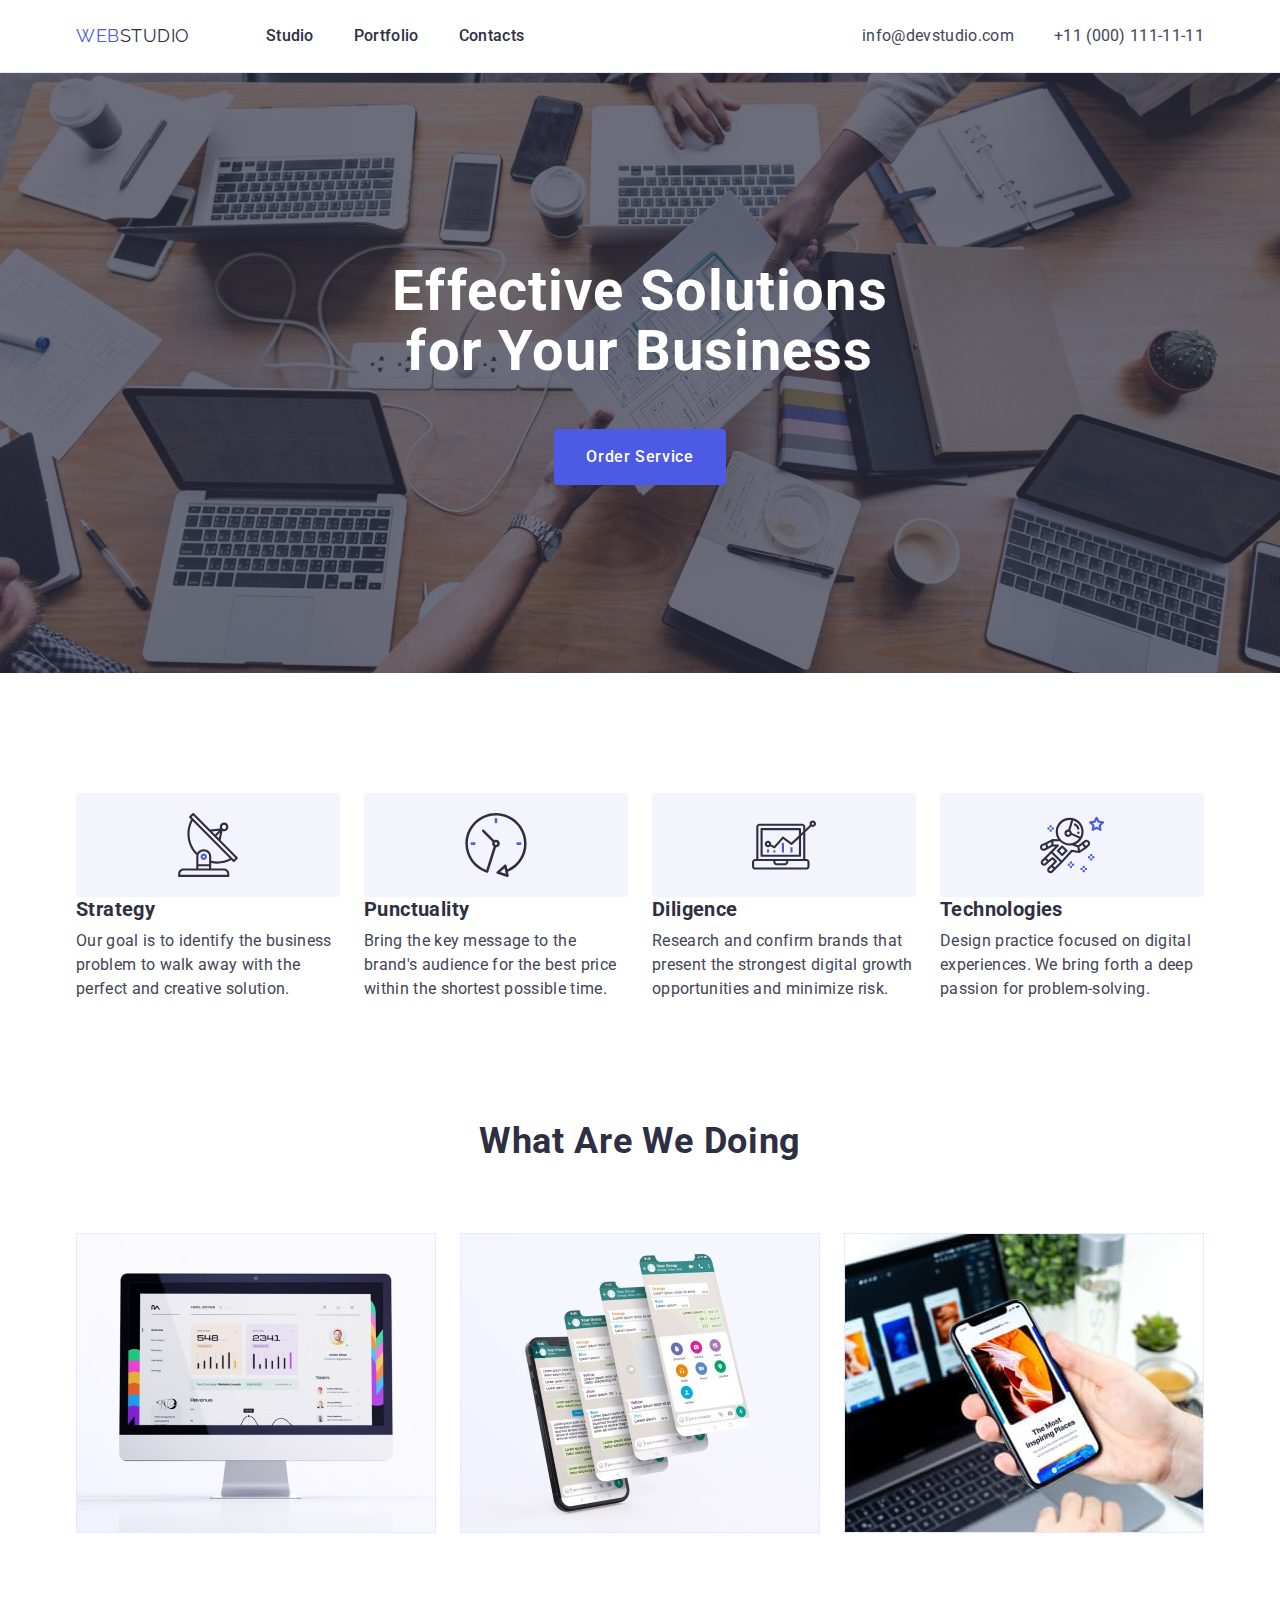
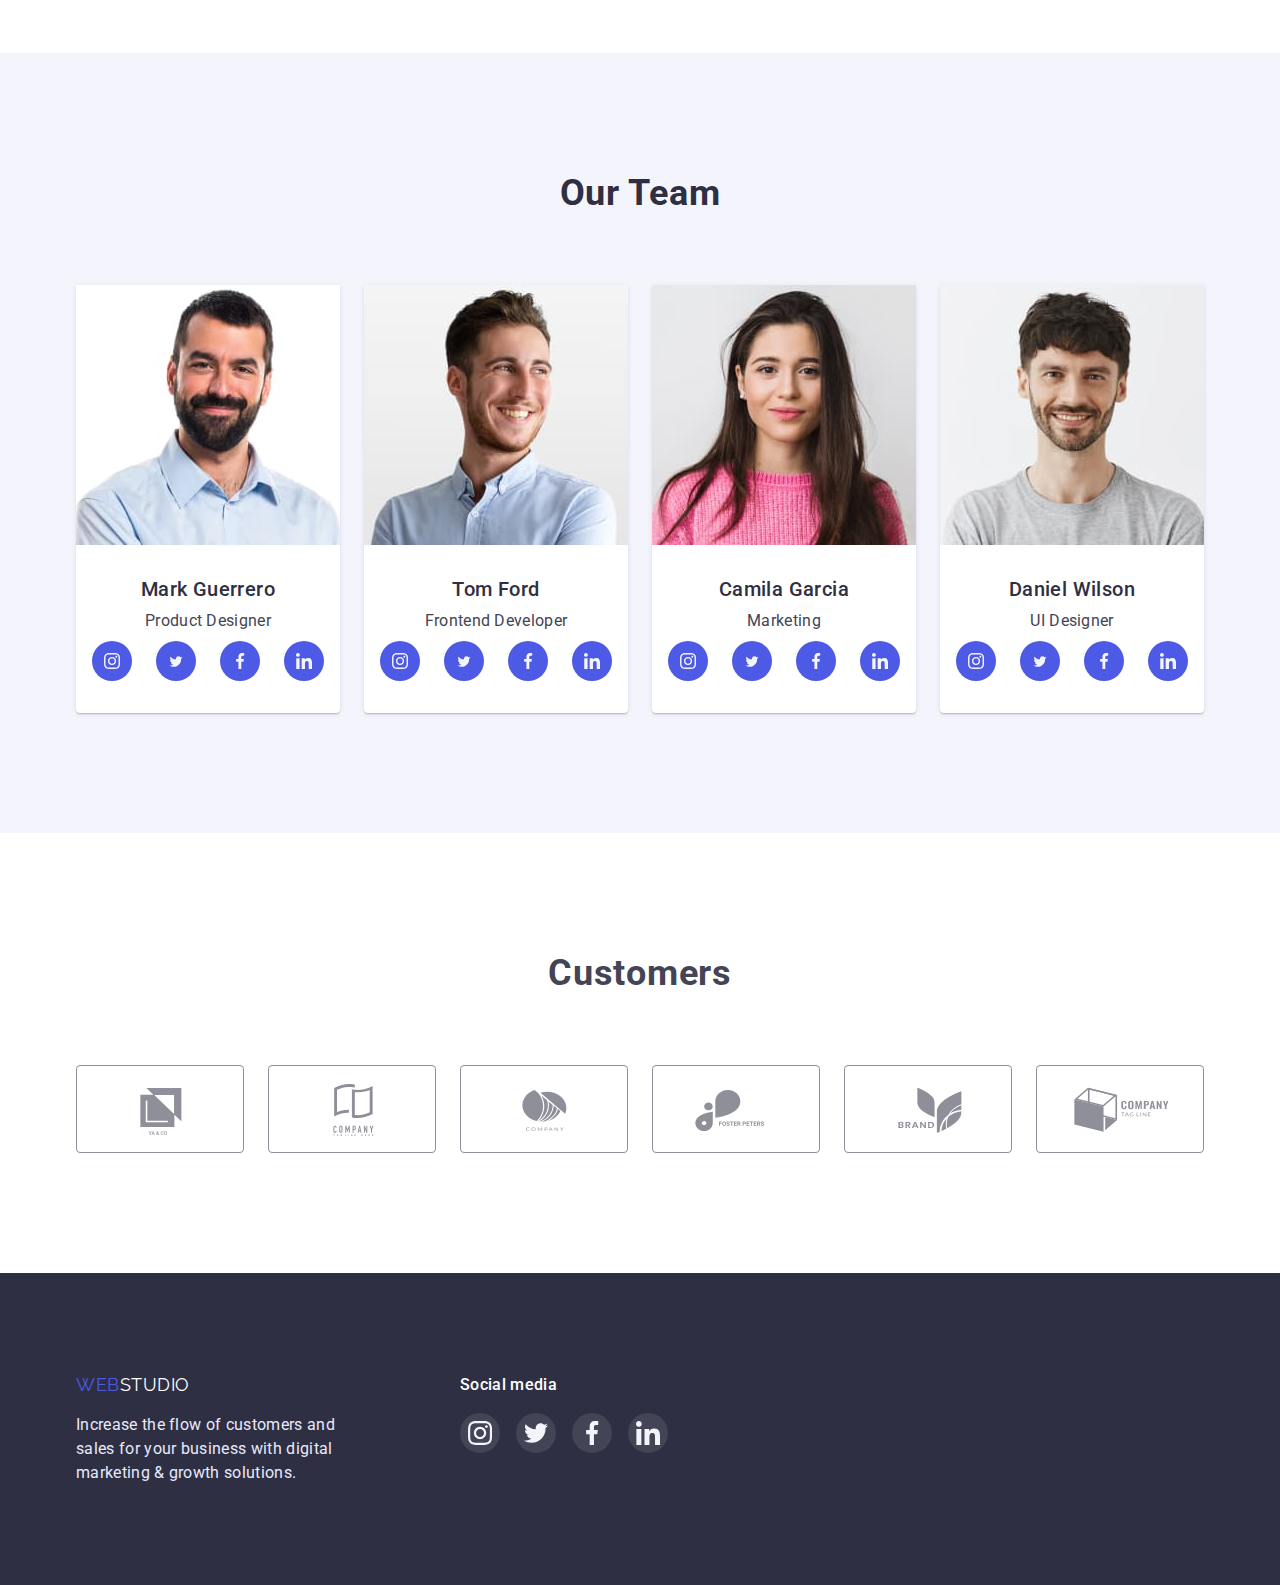
<file: index.html>
<!DOCTYPE html>
<html lang="en">
  <head>
    <meta charset="UTF-8" />
    <meta http-equiv="X-UA-Compatible" content="IE=edge" />
    <meta name="viewport" content="width=device-width, initial-scale=1.0" />
    <title>Студия</title>
    <link
      rel="stylesheet"
      href="https://cdnjs.cloudflare.com/ajax/libs/modern-normalize/1.0.0/modern-normalize.min.css"
    />
    <link rel="stylesheet" href="./css/style.css" />
    <link rel="preconnect" href="https://fonts.googleapis.com" />
    <link rel="preconnect" href="https://fonts.gstatic.com" crossorigin />
    <link
      href="https://fonts.googleapis.com/css2?family=Raleway:wght@800&family=Roboto:wght@400;500;700&display=swap"
      rel="stylesheet"
    />
  </head>
  <body>
    <header class="header">
      <div class="header-container container">
        <nav class="header-navigation">
          <a
            href="./index.html"
            class="list-style-none studio-logo-style logo text-decoration links"
            ><span class="web-logo-style">Web</span>Studio</a
          >
          <ul class="list-style-none header-list">
            <li>
              <a
                href=""
                class="tabs-web-studio list-style-none text-decoration box-header-text links"
                >Studio</a
              >
            </li>
            <li class="box-header-text">
              <a
                href="./portfolio.html"
                class="tabs-web-studio list-style-none text-decoration box-header-text links"
                >Portfolio</a
              >
            </li>
            <li>
              <a
                href=""
                class="tabs-web-studio list-style-none text-decoration box-header-text links"
                >Contacts</a
              >
            </li>
          </ul>
        </nav>

        <address class="font-style-normal">
          <ul class="list-style-none box-header-contacs-list">
            <li>
              <a
                href="mailto:info@devstudio.com"
                class="contacs-web-studio list-style-none text-decoration box-header-contacs header-mail links"
                >info@devstudio.com</a
              >
            </li>
            <li>
              <a
                href="tel:+110001111111"
                class="contacs-web-studio list-style-none text-decoration box-header-contacs header-tel links"
                >+11 (000) 111-11-11</a
              >
            </li>
          </ul>
        </address>
      </div>
    </header>
    <main>
      <section class="hero-section">
        <div class="container">
          <h1 class="section-slogan box-text-hero">
            Effective Solutions for Your Business
          </h1>
          <div class="box-btt-hero">
            <br />
            <button
              type="button"
              class="button-hero-h button-text-after-title cursor-pointer"
            >
              Order Service
            </button>
          </div>
        </div>
      </section>
      <section class="section-futures-web">
        <div class="futures-text container">
          <h2 class="visually-hidden">futures</h2>
          <ul
            class="list-style-none list-future-svg list-style-none box-futures-text"
          >
            <li class="box-futures-item">
              <div class="list-futures-svg">
                <svg class="future-svg" width="64px" height="64px">
                  <use href="./images/sprite-futures.svg#icon-antenna"></use>
                </svg>
              </div>
              <h3 class="futures-name">Strategy</h3>
              <p class="futures-text">
                Our goal is to identify the business problem to walk away with
                the perfect and creative solution.
              </p>
            </li>

            <li class="box-futures-item">
              <div class="list-futures-svg">
                <svg class="future-svg" width="64px" height="64px">
                  <use href="./images/sprite-futures.svg#icon-clock"></use>
                </svg>
              </div>
              <h3 class="futures-name">Punctuality</h3>
              <p class="futures-text">
                Bring the key message to the brand's audience for the best price
                within the shortest possible time.
              </p>
            </li>
            <li class="box-futures-item">
              <div class="list-futures-svg">
                <svg class="future-svg" width="64px" height="64px">
                  <use href="./images/sprite-futures.svg#icon-diagram"></use>
                </svg>
              </div>
              <h3 class="futures-name">Diligence</h3>
              <p class="futures-text">
                Research and confirm brands that present the strongest digital
                growth opportunities and minimize risk.
              </p>
            </li>
            <li class="box-futures-item">
              <div class="list-futures-svg">
                <svg class="future-svg" width="64px" height="64px">
                  <use href="./images/sprite-futures.svg#icon-astronaut"></use>
                </svg>
              </div>
              <h3 class="futures-name">Technologies</h3>
              <p class="futures-text">
                Design practice focused on digital experiences. We bring forth a
                deep passion for problem-solving.
              </p>
            </li>
          </ul>
        </div>
      </section>
      <section class="box-wawd-section">
        <div class="box-wawd container">
          <h2 class="wawd">What are we doing</h2>

          <ul class="list-style-none box-wawd-list">
            <li class="wawd-items">
              <img src="./images/rect.jpg" alt="computer" width="360" />
            </li>
            <li class="wawd-items">
              <img src="./images/rect2.jpg" alt="phone" width="360" />
            </li>
            <li class="wawd-items">
              <img
                src="./images/rect3.jpg"
                alt="computer and phone"
                width="360"
              />
            </li>
          </ul>
        </div>
      </section>
      <section class="background-section-our-team">
        <div class="box-our-team container">
          <h2 class="our-team-title">Our Team</h2>
          <ul class="list-style-none backround-our-team box-our-team-list">
            <li class="background-li-our-team item-our-team-box">
              <img src="./images/img.jpg" alt="Product Designer" width="264" />
              <div class="our-team-paddig">
                <h3 class="names-our-team backround-our-team">Mark Guerrero</h3>
                <p class="position-our-team backround-our-team">
                  Product Designer
                </p>
                <ul class="svg-our-team list-style-none">
                  <li class="svg-our-team-item">
                    <a href="" class="our-team-link">
                      <svg width="16px" height="16px" class="our-team-svg-item">
                        <use
                          href="./images/sprite-our-team.svg#icon-instagram"
                        ></use>
                      </svg>
                    </a>
                  </li>
                  <li class="svg-our-team-item">
                    <a href="" class="our-team-link">
                      <svg width="16px" height="13px" class="our-team-svg-item">
                        <use
                          href="./images/sprite-our-team.svg#icon-twitter"
                        ></use>
                      </svg>
                    </a>
                  </li>
                  <li class="svg-our-team-item">
                    <a href="" class="our-team-link">
                      <svg width="16px" height="16px" class="our-team-svg-item">
                        <use
                          href="./images/sprite-our-team.svg#icon-facebook"
                        ></use>
                      </svg>
                    </a>
                  </li>

                  <li class="svg-our-team-item">
                    <a href="" class="our-team-link">
                      <svg width="16px" height="16px" class="our-team-svg-item">
                        <use
                          href="./images/sprite-our-team.svg#icon-linkedin"
                        ></use>
                      </svg>
                    </a>
                  </li>
                </ul>
              </div>
            </li>
            <li class="background-li-our-team item-our-team-box">
              <img
                src="./images/img-2.jpg"
                alt="Frontend Developer"
                width="264"
                class="img-main-page"
              />
              <div class="our-team-paddig">
                <h3 class="names-our-team">Tom Ford</h3>
                <p class="position-our-team">Frontend Developer</p>
                <ul class="svg-our-team list-style-none">
                  <li class="svg-our-team-item">
                    <a href="" class="our-team-link">
                      <svg width="16px" height="16px" class="our-team-svg-item">
                        <use
                          href="./images/sprite-our-team.svg#icon-instagram"
                        ></use>
                      </svg>
                    </a>
                  </li>
                  <li class="svg-our-team-item">
                    <a href="" class="our-team-link">
                      <svg width="16px" height="13px" class="our-team-svg-item">
                        <use
                          href="./images/sprite-our-team.svg#icon-twitter"
                        ></use>
                      </svg>
                    </a>
                  </li>
                  <li class="svg-our-team-item">
                    <a href="" class="our-team-link">
                      <svg width="16px" height="16px" class="our-team-svg-item">
                        <use
                          href="./images/sprite-our-team.svg#icon-facebook"
                        ></use>
                      </svg>
                    </a>
                  </li>

                  <li class="svg-our-team-item">
                    <a href="" class="our-team-link">
                      <svg width="16px" height="16px" class="our-team-svg-item">
                        <use
                          href="./images/sprite-our-team.svg#icon-linkedin"
                        ></use>
                      </svg>
                    </a>
                  </li>
                </ul>
              </div>
            </li>
            <li class="background-li-our-team item-our-team-box">
              <img
                src="./images/img-3.jpg"
                alt="Marketing"
                width="264"
                class="img-main-page"
              />
              <div class="our-team-paddig">
                <h3 class="names-our-team">Camila Garcia</h3>
                <p class="position-our-team">Marketing</p>
                <ul class="svg-our-team list-style-none">
                  <li class="svg-our-team-item">
                    <a href="" class="our-team-link">
                      <svg width="16px" height="16px" class="our-team-svg-item">
                        <use
                          href="./images/sprite-our-team.svg#icon-instagram"
                        ></use>
                      </svg>
                    </a>
                  </li>
                  <li class="svg-our-team-item">
                    <a href="" class="our-team-link">
                      <svg width="16px" height="13px" class="our-team-svg-item">
                        <use
                          href="./images/sprite-our-team.svg#icon-twitter"
                        ></use>
                      </svg>
                    </a>
                  </li>
                  <li class="svg-our-team-item">
                    <a href="" class="our-team-link">
                      <svg width="16px" height="16px" class="our-team-svg-item">
                        <use
                          href="./images/sprite-our-team.svg#icon-facebook"
                        ></use>
                      </svg>
                    </a>
                  </li>

                  <li class="svg-our-team-item">
                    <a href="" class="our-team-link">
                      <svg width="16px" height="16px" class="our-team-svg-item">
                        <use
                          href="./images/sprite-our-team.svg#icon-linkedin"
                        ></use>
                      </svg>
                    </a>
                  </li>
                </ul>
              </div>
            </li>

            <li class="background-li-our-team item-our-team-box">
              <img
                src="./images/img-4.jpg"
                alt="UI Designer"
                width="264"
                class="img-main-page"
              />
              <div class="our-team-paddig">
                <h3 class="names-our-team">Daniel Wilson</h3>
                <p class="position-our-team">UI Designer</p>
                <ul class="svg-our-team list-style-none">
                  <li class="svg-our-team-item">
                    <a href="" class="our-team-link">
                      <svg width="16px" height="16px" class="our-team-svg-item">
                        <use
                          href="./images/sprite-our-team.svg#icon-instagram"
                        ></use>
                      </svg>
                    </a>
                  </li>
                  <li class="svg-our-team-item">
                    <a href="" class="our-team-link">
                      <svg width="16px" height="13px" class="our-team-svg-item">
                        <use
                          href="./images/sprite-our-team.svg#icon-twitter"
                        ></use>
                      </svg>
                    </a>
                  </li>
                  <li class="svg-our-team-item">
                    <a href="" class="our-team-link">
                      <svg width="16px" height="16px" class="our-team-svg-item">
                        <use
                          href="./images/sprite-our-team.svg#icon-facebook"
                        ></use>
                      </svg>
                    </a>
                  </li>

                  <li class="svg-our-team-item">
                    <a href="" class="our-team-link">
                      <svg width="16px" height="16px" class="our-team-svg-item">
                        <use
                          href="./images/sprite-our-team.svg#icon-linkedin"
                        ></use>
                      </svg>
                    </a>
                  </li>
                </ul>
              </div>
            </li>
          </ul>
        </div>
      </section>
      <section class="customers">
        <div class="container">
          <h2 class="customers-hero">Customers</h2>

          <ul class="customers-list list-style-none">
            <li class="item-list-customers">
              <a href="" class="customers-links">
                <svg width="106px" height="56px" class="svg-customers">
                  <use href="./images/customers.svg#icon-Logo-6"></use>
                </svg>
              </a>
            </li>
            <li class="item-list-customers">
              <a href="" class="customers-links">
                <svg width="106px" height="56px" class="svg-customers">
                  <use href="./images/customers.svg#icon-Logo-7"></use>
                </svg>
              </a>
            </li>
            <li class="item-list-customers">
              <a href="" class="customers-links">
                <svg width="106px" height="56px" class="svg-customers">
                  <use href="./images/customers.svg#icon-Logo-8"></use>
                </svg>
              </a>
            </li>
            <li class="item-list-customers">
              <a href="" class="customers-links">
                <svg width="106px" height="56px" class="svg-customers">
                  <use href="./images/customers.svg#icon-Logo-9"></use>
                </svg>
              </a>
            </li>
            <li class="item-list-customers">
              <a href="" class="customers-links">
                <svg width="106px" height="56px" class="svg-customers">
                  <use href="./images/customers.svg#icon-Logo-10"></use>
                </svg>
              </a>
            </li>
            <li class="item-list-customers">
              <a href="" class="customers-links">
                <svg width="106px" height="56px" class="svg-customers">
                  <use href="./images/customers.svg#icon-Logo-11"></use>
                </svg>
              </a>
            </li>
          </ul>
        </div>
      </section>
    </main>
    <footer class="footer">
      <div class="container container-footer">
        <div class="footer-div-logo">
          <a
            href="./index.html"
            class="list-style-none logo logo-footer text-decoration margin-zero"
            ><span class="web-logo-style">Web</span>Studio</a
          >
          <p class="web-studio-footer-text">
            Increase the flow of customers and sales for your business with
            digital marketing & growth solutions.
          </p>
        </div>

        <div class="footer-div-link">
          <p class="social-media-hero">Social media</p>
          <ul class="footer-list-link list-style-none">
            <li class="svg-item-footer">
              <a href="" class="footer-item-link">
                <svg width="24px" height="24px" class="our-team-svg-item">
                  <use href="./images/sprite-our-team.svg#icon-instagram"></use>
                </svg>
              </a>
            </li>
            <li class="svg-item-footer">
              <a href="" class="footer-item-link">
                <svg width="24px" height="24px" class="our-team-svg-item">
                  <use href="./images/sprite-our-team.svg#icon-twitter"></use>
                </svg>
              </a>
            </li>
            <li class="svg-item-footer">
              <a href="" class="footer-item-link">
                <svg width="24px" height="24px" class="our-team-svg-item">
                  <use href="./images/sprite-our-team.svg#icon-facebook"></use>
                </svg>
              </a>
            </li>

            <li class="svg-item-footer">
              <a href="" class="footer-item-link">
                <svg width="24px" height="24px" class="our-team-svg-item">
                  <use href="./images/sprite-our-team.svg#icon-linkedin"></use>
                </svg>
              </a>
            </li>
          </ul>
        </div>
      </div>
    </footer>
  </body>
</html>
</file>
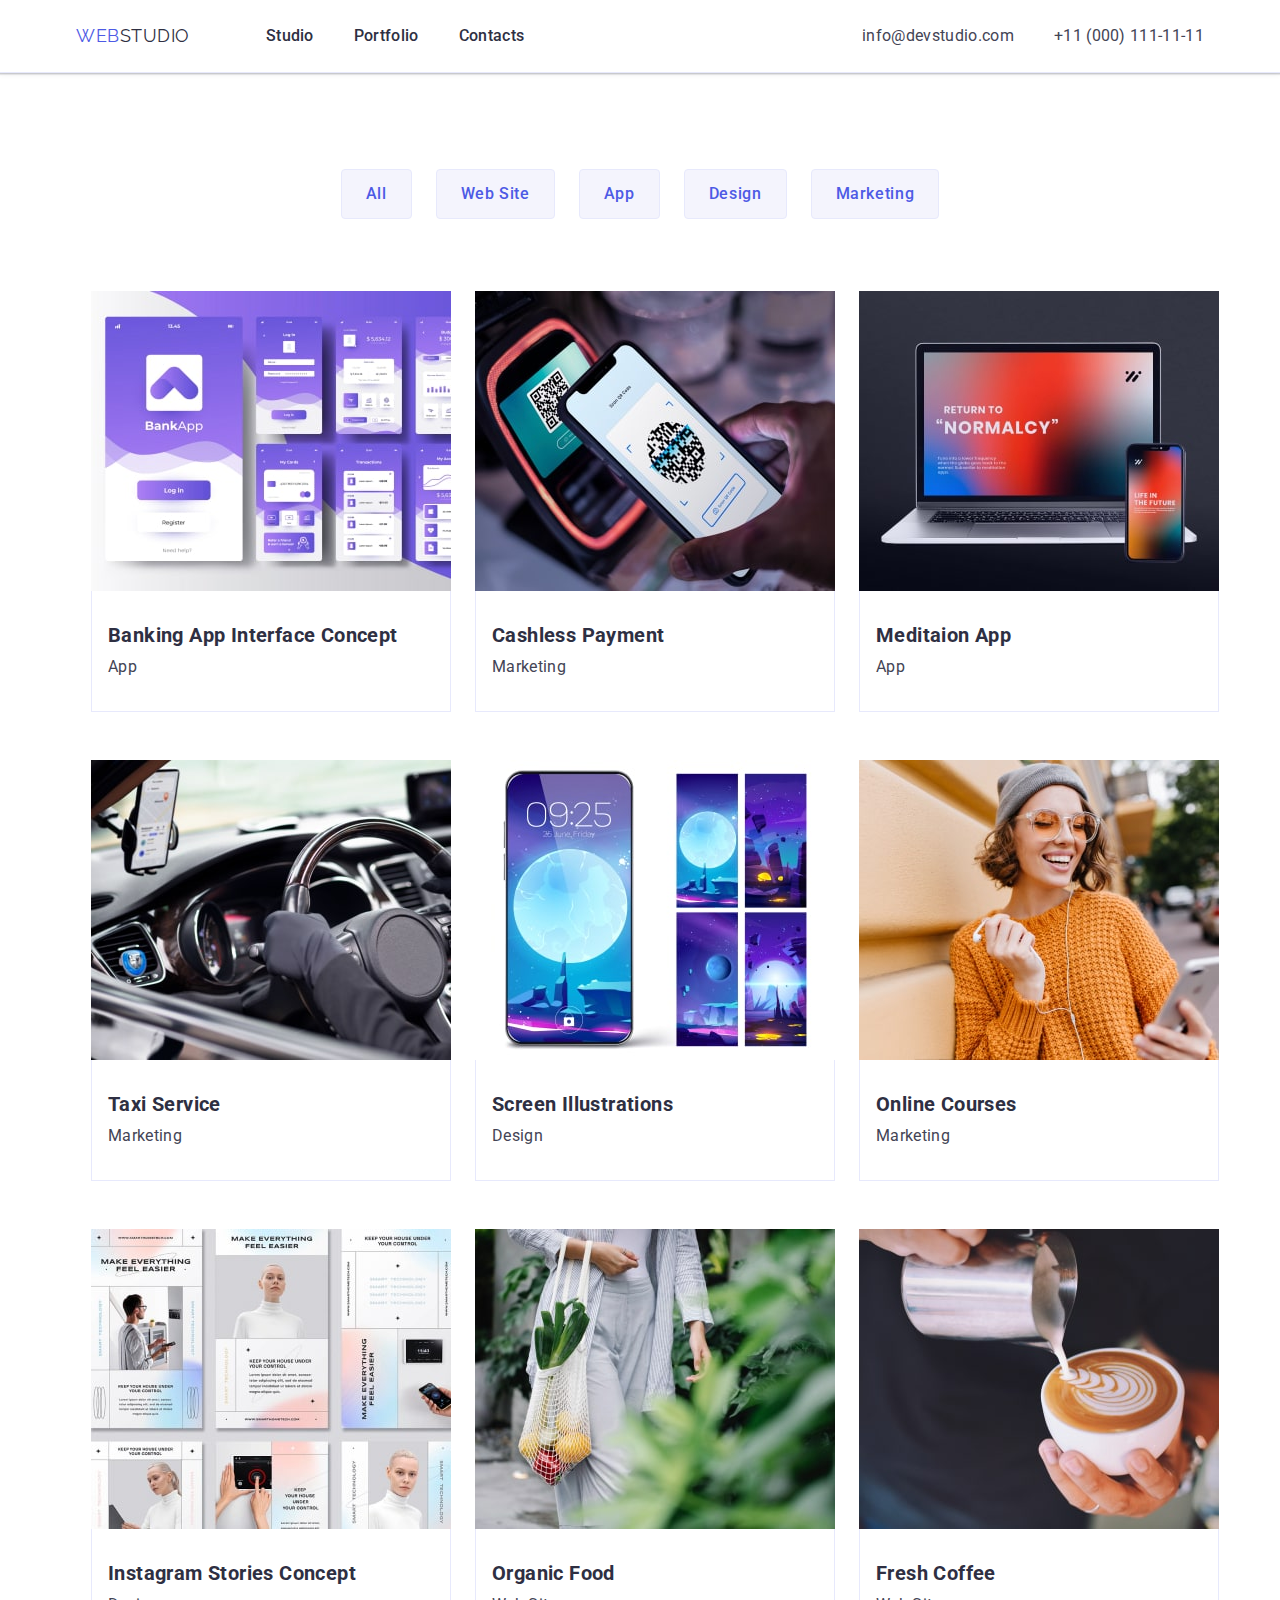
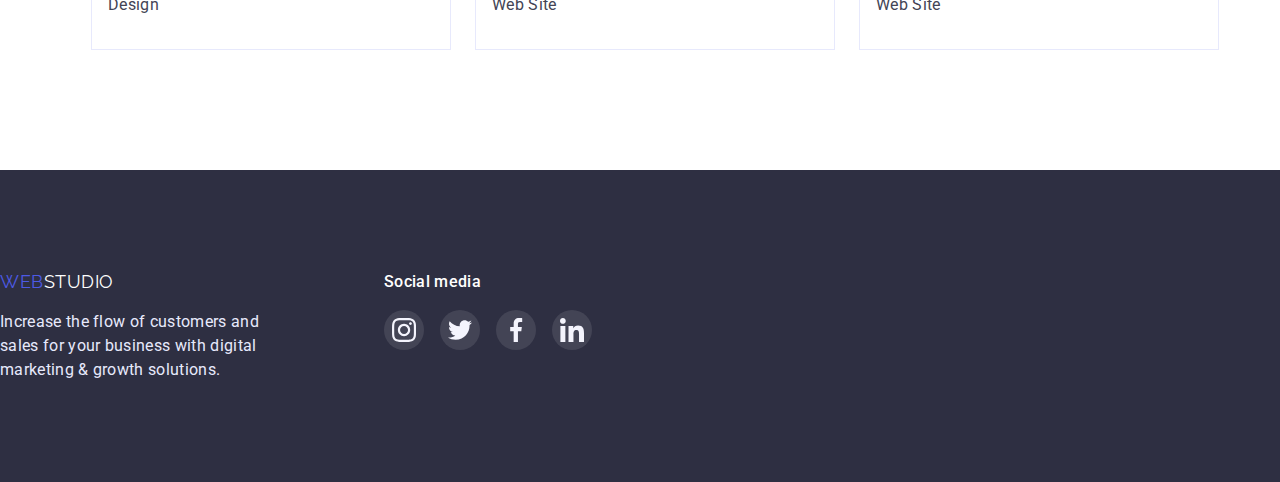
<file: portfolio.html>
<!DOCTYPE html>
<html lang="en">
  <head>
    <meta charset="UTF-8" />
    <meta http-equiv="X-UA-Compatible" content="IE=edge" />
    <meta name="viewport" content="width=device-width, initial-scale=1.0" />
    <title>portfolio</title>
    <link
      rel="stylesheet"
      href="https://cdnjs.cloudflare.com/ajax/libs/modern-normalize/1.0.0/modern-normalize.min.css"
    />
    <link rel="stylesheet" href="./css/style.css" />
    <link rel="preconnect" href="https://fonts.googleapis.com" />
    <link rel="preconnect" href="https://fonts.gstatic.com" crossorigin />
    <link
      href="https://fonts.googleapis.com/css2?family=Raleway:wght@800&family=Roboto:wght@400;500;700&display=swap"
      rel="stylesheet"
    />
  </head>
  <body class="body-background">
    <header class="header">
      <div class="header-container header-container-margin">
        <nav class="header-navigation">
          <a
            href="./index.html"
            class="list-style-none studio-logo-style logo text-decoration links"
            ><span class="web-logo-style">Web</span>Studio</a
          >
          <ul class="list-style-none header-list">
            <li>
              <a
                href=""
                class="tabs-web-studio list-style-none text-decoration box-header-text links"
                >Studio</a
              >
            </li>
            <li class="box-header-text">
              <a
                href="./portfolio.html"
                class="tabs-web-studio list-style-none text-decoration box-header-text links"
                >Portfolio</a
              >
            </li>
            <li>
              <a
                href=""
                class="tabs-web-studio list-style-none text-decoration box-header-text links"
                >Contacts</a
              >
            </li>
          </ul>
        </nav>

        <address class="font-style-normal header-navigation">
          <ul class="list-style-none box-header-contacs-list">
            <li>
              <a
                href="mailto:info@devstudio.com"
                class="contacs-web-studio list-style-none text-decoration box-header-contacs header-mail links"
                >info@devstudio.com</a
              >
            </li>
            <li>
              <a
                href="tel:+110001111111"
                class="contacs-web-studio list-style-none text-decoration box-header-contacs header-tel links"
                >+11 (000) 111-11-11</a
              >
            </li>
          </ul>
        </address>
      </div>
    </header>
    <main class="main">
      <section class="main-section-portfolio">
        <div class="container">
          <h1 class="visually-hidden">portfolio</h1>
          <ul class="list-style-none box-list-portfolio-btt">
            <li>
              <button
                type="button"
                class="buttons-main buttons-text cursor-pointer"
              >
                All
              </button>
            </li>
            <li>
              <button
                type="button"
                class="buttons-main buttons-text cursor-pointer"
              >
                Web Site
              </button>
            </li>
            <li>
              <button
                type="button"
                class="buttons-main buttons-text cursor-pointer"
              >
                App
              </button>
            </li>
            <li>
              <button
                type="button"
                class="buttons-main buttons-text cursor-pointer"
              >
                Design
              </button>
            </li>
            <li>
              <button
                type="button"
                class="buttons-main buttons-text cursor-pointer"
              >
                Marketing
              </button>
            </li>
          </ul>
          <div class="first-box-portfolio">
            <ul class="list-style-none first-list-portfolio">
              <li class="items-list-portfolio">
                <a href="" class="links-items-portfolio text-decoration-none">
                  <img
                    src="./images/img(9)-min.jpg"
                    alt="Banking App Interface Concept"
                    width="360"
                    height="300"
                  />
                  <div class="items-portfolio-padding">
                    <h2
                      class="portfolio-text portfolio-box-text margin-text-portfolio-box"
                    >
                      Banking App Interface Concept
                    </h2>
                    <p class="portfolio-p portfolio-box-text">App</p>
                  </div>
                </a>
              </li>

              <li class="items-list-portfolio">
                <a href="" class="links-items-portfolio text-decoration-none">
                  <img
                    src="./images/img(1)-min.jpg"
                    alt="Cashless Payment"
                    width="360"
                    height="300"
                  />
                  <div class="items-portfolio-padding">
                    <h2
                      class="portfolio-text portfolio-box-text margin-text-portfolio-box"
                    >
                      Cashless Payment
                    </h2>
                    <p class="portfolio-p portfolio-box-text">Marketing</p>
                  </div>
                </a>
              </li>
              <li class="items-list-portfolio">
                <a href="" class="links-items-portfolio text-decoration-none">
                  <img
                    src="./images/img(2)-min.jpg"
                    alt="Banking App Interface Concept"
                    width="360"
                    height="300"
                  />
                  <div class="items-portfolio-padding">
                    <h2
                      class="portfolio-text portfolio-box-text margin-text-portfolio-box"
                    >
                      Meditaion App
                    </h2>
                    <p class="portfolio-p portfolio-box-text">App</p>
                  </div>
                </a>
              </li>

              <li class="items-list-portfolio">
                <a href="" class="links-items-portfolio text-decoration-none">
                  <img
                    src="./images/img(3)-min.jpg"
                    alt="Banking App Interface Concept"
                    width="360"
                    height="300"
                  />
                  <div class="items-portfolio-padding">
                    <h2
                      class="portfolio-text portfolio-box-text margin-text-portfolio-box"
                    >
                      Taxi Service
                    </h2>
                    <p class="portfolio-p portfolio-box-text">Marketing</p>
                  </div>
                </a>
              </li>
              <li class="items-list-portfolio">
                <a href="" class="links-items-portfolio text-decoration-none">
                  <img
                    src="./images/img(4)-min.jpg"
                    alt="Banking App Interface Concept"
                    width="360"
                    height="300"
                  />
                  <div class="items-portfolio-padding">
                    <h2
                      class="portfolio-text portfolio-box-text margin-text-portfolio-box"
                    >
                      Screen Illustrations
                    </h2>
                    <p class="portfolio-p portfolio-box-text">Design</p>
                  </div>
                </a>
              </li>
              <li class="items-list-portfolio">
                <a href="" class="links-items-portfolio text-decoration-none">
                  <img
                    src="./images/img(5)-min.jpg"
                    alt="Banking App Interface Concept"
                    width="360"
                    height="300"
                    class="img-portfolio-box"
                  />
                  <div class="items-portfolio-padding">
                    <h2
                      class="portfolio-text portfolio-box-text margin-text-portfolio-box"
                    >
                      Online Courses
                    </h2>
                    <p class="portfolio-p portfolio-box-text">Marketing</p>
                  </div>
                </a>
              </li>

              <li class="items-list-portfolio">
                <a href="" class="links-items-portfolio text-decoration-none">
                  <img
                    src="./images/img(6)-min.jpg"
                    alt="Banking App Interface Concept"
                    width="360"
                    height="300"
                  />
                  <div class="items-portfolio-padding">
                    <h2
                      class="portfolio-text portfolio-box-text margin-text-portfolio-box"
                    >
                      Instagram Stories Concept
                    </h2>
                    <p class="portfolio-p portfolio-box-text">Design</p>
                  </div>
                </a>
              </li>
              <li class="items-list-portfolio">
                <a href="" class="links-items-portfolio text-decoration-none">
                  <img
                    src="./images/img(8)-min.jpg"
                    alt="Banking App Interface Concept"
                    width="360"
                    height="300"
                  />
                  <div class="items-portfolio-padding">
                    <h2
                      class="portfolio-text portfolio-box-text margin-text-portfolio-box"
                    >
                      Organic Food
                    </h2>
                    <p class="portfolio-p portfolio-box-text">Web Site</p>
                  </div>
                </a>
              </li>
              <li class="items-list-portfolio">
                <a href="" class="links-items-portfolio text-decoration-none">
                  <img
                    src="./images/img(7)-min.jpg"
                    alt="Banking App Interface Concept"
                    width="360"
                    height="300"
                  />
                  <div class="items-portfolio-padding">
                    <h2
                      class="portfolio-text portfolio-box-text margin-text-portfolio-box"
                    >
                      Fresh Coffee
                    </h2>
                    <p class="portfolio-p portfolio-box-text">Web Site</p>
                  </div>
                </a>
              </li>
            </ul>
          </div>
        </div>
      </section>
    </main>
    <footer class="footer">
      <div class="container-footer">
        <div class="footer-div-logo">
          <a
            href="./index.html"
            class="list-style-none logo logo-footer text-decoration margin-zero"
            ><span class="web-logo-style">Web</span>Studio</a
          >
          <p class="web-studio-footer-text">
            Increase the flow of customers and sales for your business with
            digital marketing & growth solutions.
          </p>
        </div>

        <div class="footer-div-link">
          <p class="social-media-hero">Social media</p>
          <ul class="footer-list-link list-style-none">
            <li class="svg-item-footer">
              <a href="" class="footer-item-link">
                <svg width="24px" height="24px" class="our-team-svg-item">
                  <use href="./images/sprite-our-team.svg#icon-instagram"></use>
                </svg>
              </a>
            </li>
            <li class="svg-item-footer">
              <a href="" class="footer-item-link">
                <svg width="24px" height="24px" class="our-team-svg-item">
                  <use href="./images/sprite-our-team.svg#icon-twitter"></use>
                </svg>
              </a>
            </li>
            <li class="svg-item-footer">
              <a href="" class="footer-item-link">
                <svg width="24px" height="24px" class="our-team-svg-item">
                  <use href="./images/sprite-our-team.svg#icon-facebook"></use>
                </svg>
              </a>
            </li>

            <li class="svg-item-footer">
              <a href="" class="footer-item-link">
                <svg width="24px" height="24px" class="our-team-svg-item">
                  <use href="./images/sprite-our-team.svg#icon-linkedin"></use>
                </svg>
              </a>
            </li>
          </ul>
        </div>
      </div>
    </footer>
  </body>
</html>
</file>
<file: css/style.css>
:root {
  --tags-color: #2e2f42;
  --p-text: #434455;
  --buttons-color: #4d5ae5;
  --hf-buttons-color: #404bbf;
  --our-team-background: #f4f4fd;
  --customers-hover: #404bbf;
  --customers: #afb1b8;
}
body {
  font-family: 'Roboto', sans-serif;
  color: var(--p-text);
  background: #ffffff;
}
/*----------- WEBSTUDIO -----------*/
.font-style-normal {
  font-style: normal;
}
img {
  display: block;
  max-width: 100%;
  height: auto;
}
.logo {
  font-family: 'Raleway';

  font-size: 18px;
  line-height: calc(24 / 18);
  letter-spacing: 0.03em;
  color: var(--tags-color);
  text-transform: uppercase;
  margin-right: 76px;
}
.web-logo-style {
  color: #4d5ae5;
  text-transform: uppercase;
}
.header-mail {
}
.links {
  display: block;
  padding: 24px 0;
}
.header-container-margin {
  width: 1158px;
  padding: 0 15px;
  margin: 0 auto;
}
.header {
  border-bottom: 1px solid #e7e9fc;
  box-shadow: 0px 2px 1px rgba(46, 47, 66, 0.08),
    0px 1px 1px rgba(46, 47, 66, 0.16), 0px 1px 6px rgba(46, 47, 66, 0.08);
}
.box-header-text {
}
.box-header-contacs {
  display: flex;
}
.futures-container {
  width: 1128px;
  padding: 0 15px;
  margin: 0 auto;
}
.wawd-container {
  width: 1128px;
  padding: 0 15px;
  margin: 0 auto;
}
.our-team-container {
  width: 1128px;
  padding: 0 15px;
  margin: 0 auto;
}
.header-container {
  display: flex;
  justify-content: space-between;
}
.box-header-contacs-list {
  display: flex;

  gap: 40px;
}
.header-navigation {
  display: flex;
  align-items: center;
}
.box-hero-section {
}
.container {
  width: 1158px;
  padding: 0 15px;
  margin: 0 auto;
}

.box-text-hero {
}
.box-btt-hero {
  align-content: center;
  display: flex;

  justify-content: center;
}
.box-btt-hero:hover,
.box-btt-hero:focus {
}
.header-list {
  display: flex;
  gap: 40px;
}
.logo-footer {
  color: #ffffff;
  text-transform: uppercase;
}
.margin-zero {
  margin: 0 auto;
}
.tabs-web-studio {
  font-size: 16px;
  font-weight: 500;
  line-height: calc(24 / 16);
  color: var(--tags-color);
  letter-spacing: 0.02em;
}
.box-futures-text {
  display: flex;
  gap: 24px;
}

.section-futures-web {
  padding-top: 120px;
  padding-bottom: 120px;
}
.futures-text {
  font-size: 16px;
  line-height: calc(24 / 16);
  letter-spacing: 0.02em;
}
.box-futures-item {
  width: 265px;
}
.tabs-web-studio:hover,
.tabs-web-studio:focus {
  color: #404bbf;
}
.contacs-web-studio {
  font-style: normal;

  font-size: 16px;
  line-height: calc(24 / 16);
  color: var(--p-text);
  letter-spacing: 0.02em;
}
.contacs-web-studio:hover,
.contacs-web-studio:focus {
  color: #404bbf;
}

.visually-hidden {
  position: absolute;
  width: 1px;
  height: 1px;
  margin: -1px;
  border: 0;
  padding: 0;

  white-space: nowrap;
  clip-path: inset(100%);
  clip: rect(0 0 0 0);
  overflow: hidden;
}
.hero-section {
  background-color: var(--tags-color);
  background-image: linear-gradient(
      rgba(46, 47, 66, 0.7),
      rgba(46, 47, 66, 0.7)
    ),
    url(../images/people-office.jpg);
  background-repeat: no-repeat;
  background-position: center;
  background-size: cover;
  height: auto;
  flex-grow: 1;
  padding: 188px 0;
  max-width: 1440px;
  margin: 0 auto;
}
.box-wawd-section {
  padding-bottom: 120px;
}
.box-wawd {
}
.wawd-items {
  width: 360px;
}
.box-wawd-list {
  display: flex;

  align-items: center;

  gap: 24px;
}
.section-slogan {
  width: 496px;
  font-size: 56px;
  line-height: calc(60 / 56);
  letter-spacing: 0.02em;
  color: #ffffff;
  text-align: center;
  margin: 0 auto;
  margin-bottom: 48px;
}
.align-center {
  align-items: center;
}
.box-our-team {
}
.box-our-team-list {
  display: flex;
  margin-top: 72px;

  gap: 24px;
}
.item-our-team-box {
  width: 264px;
  border-radius: 0px 0px 4px 4px;
  box-shadow: 0px 2px 1px 0px #2e2f4214, 0px 1px 1px 0px #2e2f4229,
    0px 1px 6px 0px #2e2f4214;
}

.button-hero-h {
  border-radius: 4px;
  background: var(--buttons-color);
  padding: 16px 32px;
  font-weight: 500;
  border: none;
}
.button-hero-h:hover,
.button-hero-h:focus {
  background: #404bbf;
  box-shadow: 0px 4px 4px 0px #00000026;
}
.cursor-pointer {
  cursor: pointer;
}
.button-text-after-title {
  font-family: inherit;

  font-size: 16px;
  line-height: calc(24 / 16);
  color: #ffffff;
  letter-spacing: 0.04em;
}
p,
h1,
h2,
h3,
h4,
h5,
h6 {
  margin: 0;
}
ul {
  margin: 0;
  padding: 0;
}
.button-h1:hover,
.button-h1:focus {
  background: var(--hf-buttons-color);
}
.list-futures-svg {
  background: #f4f4fd;
  border-radius: 4px;
  display: flex;
  align-items: center;
  justify-content: center;
  padding-top: 20px;
  padding-bottom: 20px;
}
.future-svg {
  display: flex;
}
.futures-name {
  margin-bottom: 8px;
  font-size: 20px;
  line-height: calc(24 / 20);
  color: var(--tags-color);
  letter-spacing: 0.02em;
}
.futures-text {
  font-size: 16px;
  line-height: calc(24 / 16);
  letter-spacing: 0.02em;
}
.btt-sprite-our-team {
  width: 40px;
  height: 40px;
  border: none;
}
.svg-our-team-item {
  width: 40px;
  height: 40px;
}
.our-team-link {
  display: flex;
  width: 100%;
  height: 100%;
  justify-content: center;
  align-items: center;
  border-radius: 50%;
  background-color: #4d5ae5;
}

.our-team-link:hover,
.our-team-link:focus {
  background-color: #404bbf;
}
.wawd {
  margin-bottom: 72px;
  font-size: 36px;
  line-height: calc(40 / 36);
  color: var(--tags-color);
  letter-spacing: 0.02em;
  text-transform: capitalize;
  text-align: center;
}
.img-main-page {
}
.background-section-our-team {
  background: #f4f4fd;
  padding: 120px 0;
}
.background-li-our-team {
  background: #ffffff;
}
.svg-our-team {
  display: flex;
  gap: 24px;
}
.our-team-title {
  font-size: 36px;
  line-height: calc(40 / 36);
  color: var(--tags-color);
  letter-spacing: 0.02em;
  text-align: center;
}
.our-team-paddig {
  padding: 32px 16px;
}
.names-our-team {
  font-size: 20px;
  line-height: calc(24 / 20);
  color: var(--tags-color);
  letter-spacing: 0.02em;
  font-weight: 500;
  text-align: center;
  margin-bottom: 8px;
}
.position-our-team {
  font-size: 16px;
  line-height: calc(24 / 16);
  letter-spacing: 0.02em;
  text-align: center;
  margin-bottom: 8px;
}

.mail-main {
  color: black;
}
.mail-main:hover,
.mail-main:focus {
  color: blue;
}
.list-style-none {
  list-style: none;
}

.text-decoration {
  text-decoration: none;
}

.web-studio-footer-text {
  font-size: 16px;
  line-height: calc(24 / 16);
  color: #e7e9fc;
  letter-spacing: 0.02em;
  max-width: 264px;
  margin-top: 16px;
}
.container-customers {
  display: flex;
  margin-top: 72px;
}
.customers {
  align-self: center;
  padding-top: 120px;
  padding-bottom: 120px;
}
.customers-hero {
  font-style: normal;
  font-weight: 700;
  font-size: 36px;
  line-height: calc(40px / 36px);
  text-align: center;
  letter-spacing: 0.02em;
  margin-bottom: 72px;
}
.customers-list {
  display: flex;
  justify-content: center;
  gap: 24px;
}
.svg-customers {
  fill: #8e8f99;
}

.customers-links {
  border: 1px solid #8e8f99;
  display: flex;
  justify-content: center;
  align-items: center;
  width: 100%;
  height: 100%;
  border-radius: 4px;
}
.customers-links:hover .svg-customers,
.customers-links:focus .svg-customers {
  fill: #404bbf;
}
.customers-links:hover,
.customers-links:focus {
  border: 1px solid #404bbf;
}
.footer {
  padding: 100px 0;
}
.footer-div-link {
  margin-left: 120px;
}
.item-list-customers {
  width: 168px;
  height: 88px;
}
.footer-div-logo {
}
.footer-list-link {
  display: flex;
  gap: 16px;
}
.social-media-hero {
  font-style: normal;
  font-weight: 500;
  font-size: 16px;
  line-height: calc(24px / 16px);
  letter-spacing: 0.02em;
  color: #ffffff;
  margin-bottom: 16px;
}
.svg-item-footer {
  width: 40px;
  height: 40px;
}
.item-list-div-footer {
  display: flex;
}
.footer-item-link {
  display: flex;
  width: 100%;
  height: 100%;
  justify-content: center;
  align-items: center;
  border-radius: 50%;
  background: rgba(255, 255, 255, 0.1);
}
.container-footer {
  display: flex;
}
.footer-item-link:hover,
.footer-item-link:focus {
  background-color: #31d0aa;
}
/*----------- portfolio -----------*/

.box-list-portfolio-btt {
  display: flex;
  margin-bottom: 72px;
  justify-content: center;
  gap: 24px;
}
.first-box-portfolio {
  width: 1158px;
  padding: 0 15px;
  margin: 0 auto;
}
.main-section-portfolio {
  padding-top: 96px;
  padding-bottom: 120px;
}
.second-box-portfolio {
  margin-bottom: 48px;
}
.third-box-portfolio {
  margin-bottom: 120px;
}
.first-list-portfolio {
  display: flex;

  flex-wrap: wrap;
  gap: 48px 24px;
}
.portfolio-box-text {
}
.margin-text-portfolio-box {
}
.img-portfolio-box {
}
.portfolio-text {
  font-size: 20px;
  line-height: calc(24 / 20);
  letter-spacing: 0.02em;
  color: var(--tags-color);
}
.items-list-portfolio {
  width: calc((100% - 48px) / 3);
  width: 360px;
}
.links-items-portfolio {
  display: block;
}

.links-items-portfolio:hover,
.links-items-portfolio:focus {
  box-shadow: 0px 2px 1px 0px #2e2f4214, 0px 1px 1px 0px #2e2f4229,
    0px 1px 6px 0px #2e2f4214;
}
.portfolio-p {
  font-size: 16px;
  line-height: calc(24 / 16);
  letter-spacing: 0.02em;
  color: var(--p-text);
  margin-top: 8px;
}
.items-portfolio-padding {
  padding: 32px 16px;
  border: 1px solid #e7e9fc;
  border-top: none;
}

.footer {
  background-color: #2e2f42;
}

.header {
}

.buttons-main {
  background: #f4f4fd;
}
.buttons-text {
  font-family: inherit;
  color: #4d5ae5;
  font-weight: 500;
  font-size: 16px;
  line-height: calc(24 / 16);
  letter-spacing: 0.04em;
  border: 1px solid #e7e9fc;
  border-radius: 4px;
  padding: 12px 24px;
}
.buttons-main:hover,
.buttons-main:focus {
  background: var(--hf-buttons-color);
}

.buttons-text:hover,
.buttons-text:focus {
  color: #ffffff;
  border-color: transparent;
  box-shadow: 0px 2px 2px 0px #0000001f, 0px 2px 1px 0px #00000014,
    0px 3px 1px 0px #0000001a;
}
.mail-portfolio {
  color: black;
}
.mail-portfolio:hover,
.mail-portfolio:focus {
  color: blue;
}

.text-decoration-none {
  text-decoration: none;
}
</file>
